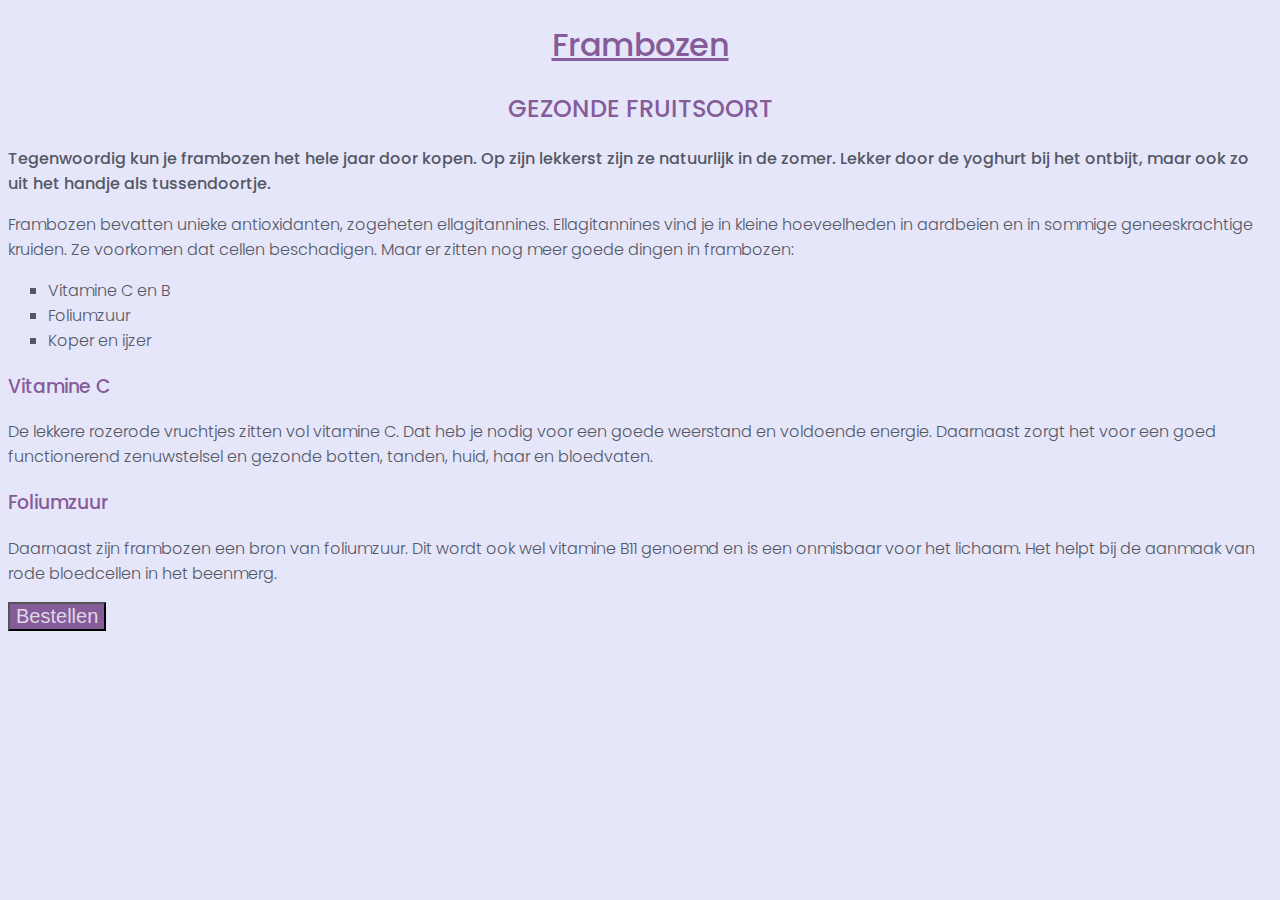
<file: frontend-css-h6-frambozen-artikel/index.html>
<!DOCTYPE html>
<html lang="nl">
<head>
    <meta charset="UTF-8">
    <link rel="stylesheet" href="styles.css">
    <title>EdHub opdracht - Frambozen artikel</title>
</head>
<body>
<h1>Frambozen</h1>
<h2>Gezonde fruitsoort</h2>

<p id="introduction">Tegenwoordig kun je frambozen het hele jaar door kopen. Op zijn lekkerst zijn ze natuurlijk in de
    zomer. Lekker door de yoghurt bij het ontbijt, maar ook zo uit het handje als tussendoortje.
</p>
<p>Frambozen bevatten unieke antioxidanten, zogeheten ellagitannines. Ellagitannines vind je in kleine hoeveelheden in
    aardbeien en in sommige geneeskrachtige kruiden. Ze voorkomen dat cellen beschadigen. Maar er zitten nog meer goede
    dingen in frambozen:
</p>

<ul>
    <li>Vitamine C en B</li>
    <li>Foliumzuur</li>
    <li>Koper en ijzer</li>
</ul>

<h3>Vitamine C</h3>
<p>De lekkere rozerode vruchtjes zitten vol vitamine C. Dat heb je nodig voor een goede weerstand en voldoende energie.
    Daarnaast zorgt het voor een goed functionerend zenuwstelsel en gezonde botten, tanden, huid, haar en
    bloedvaten.
</p>

<h3>Foliumzuur</h3>
<p>Daarnaast zijn frambozen een bron van foliumzuur. Dit wordt ook wel vitamine B11 genoemd en is een onmisbaar voor het
    lichaam. Het helpt bij de aanmaak van rode bloedcellen in het beenmerg.
</p>

<button type="button">Bestellen</button>
</body>
</html>
</file>
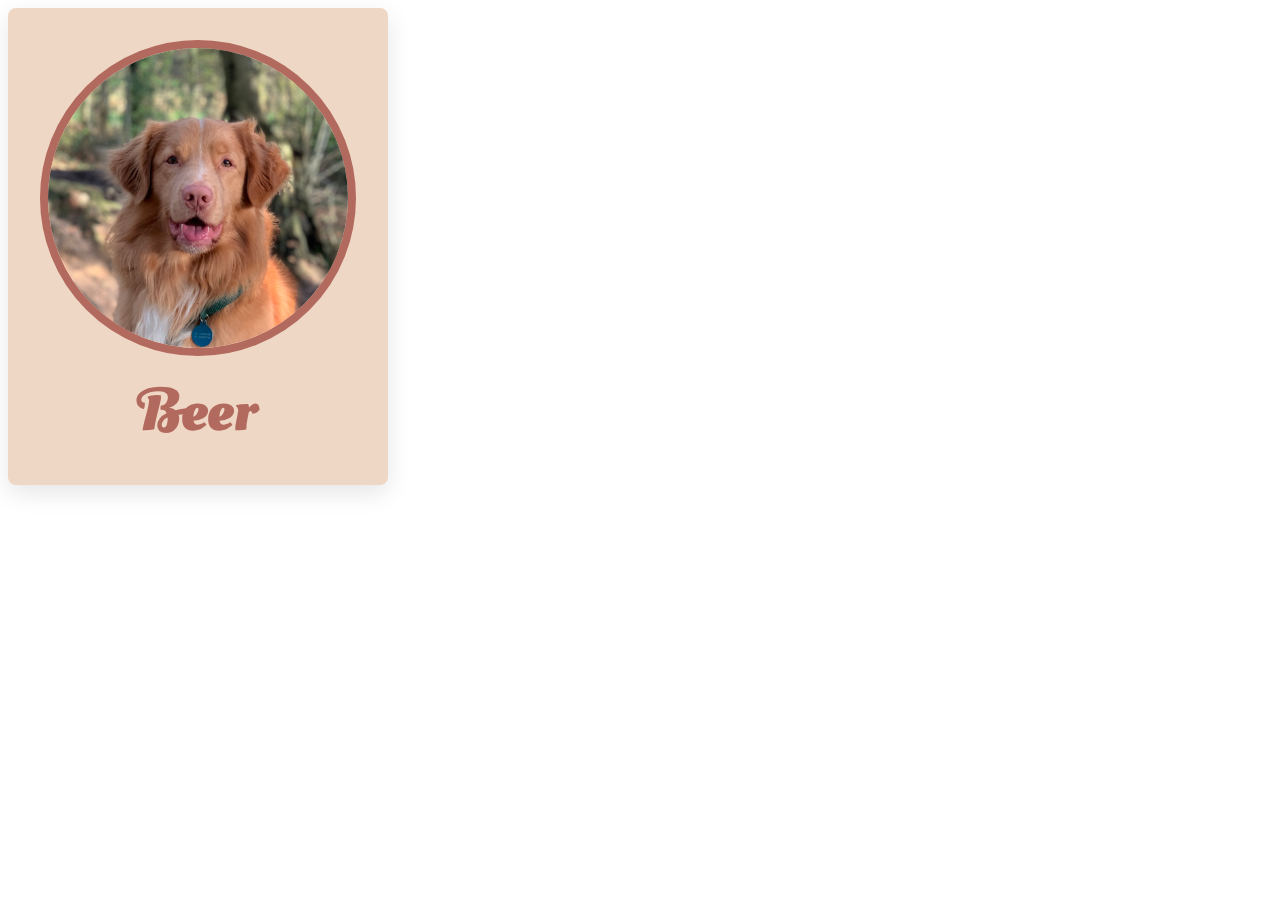
<file: frontend-css-h7-pet-badge/index.html>
<!DOCTYPE html>
<html lang="en">
<head>
    <meta charset="UTF-8">
    <link rel="stylesheet" href="styles.css">
    <title>The box model</title>
</head>
<body>
<article class="pet-badge">
    <img class="pet-image" src="assets/IMG_9678.jpeg" alt="A very cute dog" />
    <h2 class="pet-name">Beer</h2>
</article>
</body>
</html>
</file>
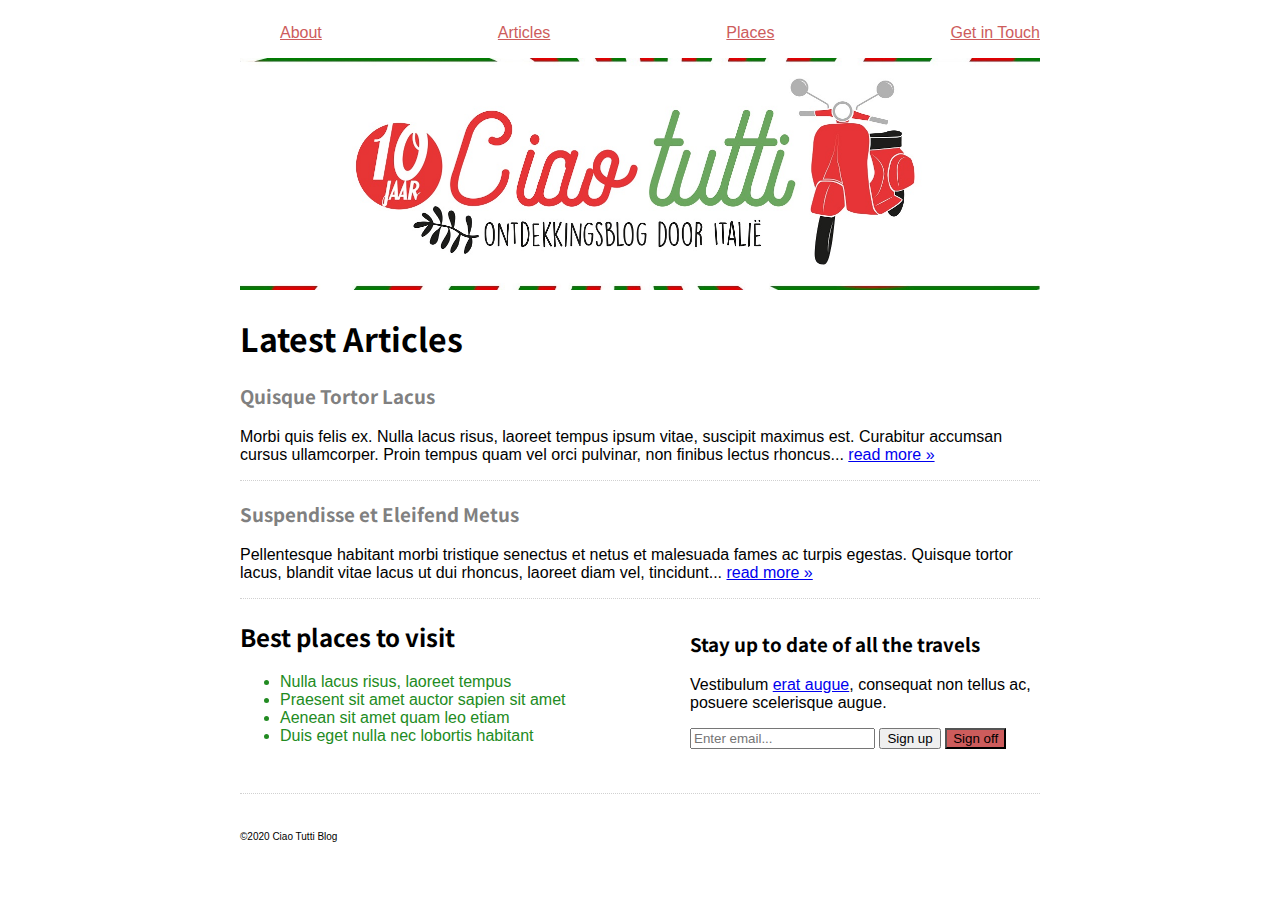
<file: frontend-css-selectors-h5-ciao-tutti/index.html>
<!DOCTYPE html>
<html lang="en">
<head>
    <meta charset="UTF-8">
    <link rel="stylesheet" href="base/base-styles.css">
    <link rel="stylesheet" href="styles.css">
    <title>EdHub opdracht - Selectors</title>
</head>
<body>
<div class="wrapper">
    <header>
        <nav>
            <ul>
                <li><a href="https://ciaotutti.nl/about">About</a></li>
                <li><a href="https://ciaotutti.nl/articles">Articles</a></li>
                <li><a href="https://ciaotutti.nl/places">Places</a></li>
                <li><a href="https://ciaotutti.nl/contact">Get in Touch</a></li>
            </ul>
        </nav>

        <img src="assets/header-image.jpeg" alt="Tutti" id="header-image">
    </header>

    <main>
        <h1>Latest Articles</h1>
        <article>
            <h3 class="article-title">Quisque Tortor Lacus</h3>
            <p>Morbi quis felis ex. Nulla lacus risus, laoreet tempus ipsum vitae, suscipit maximus est. Curabitur accumsan cursus ullamcorper. Proin tempus quam vel orci pulvinar, non finibus lectus rhoncus... <a href="#">read more &raquo;</a></p>
        </article>
        <article>
            <h3 class="article-title">Suspendisse et Eleifend Metus</h3>
            <p>Pellentesque habitant morbi tristique senectus et netus et malesuada fames ac turpis egestas. Quisque tortor lacus, blandit vitae lacus ut dui rhoncus, laoreet diam vel, tincidunt... <a href="#">read more &raquo;</a></p>
        </article>

        <div>
            <div class="places-to-visit">
                <h2>Best places to visit</h2>
                <ul>
                    <li>Nulla lacus risus, laoreet tempus</li>
                    <li>Praesent sit amet auctor sapien sit amet</li>
                    <li>Aenean sit amet quam leo etiam</li>
                    <li>Duis eget nulla nec lobortis habitant</li>
                </ul>
            </div>
            <div class="subscribe">
                <h3>Stay up to date of all the travels</h3>
                <p>Vestibulum <a href="#">erat augue</a>, consequat non tellus ac, posuere scelerisque augue.</p>
                <form>
                    <input type="text" placeholder="Enter email..." class="email-field">
                    <button type="submit">Sign up</button>
                    <button type="reset">Sign off</button>
                </form>
            </div>
        </div>
    </main>

    <footer>
        <span class="copy-right-footer">&copy;2020 Ciao Tutti Blog</span>
    </footer>
</div>
</body>
</html>
</file>
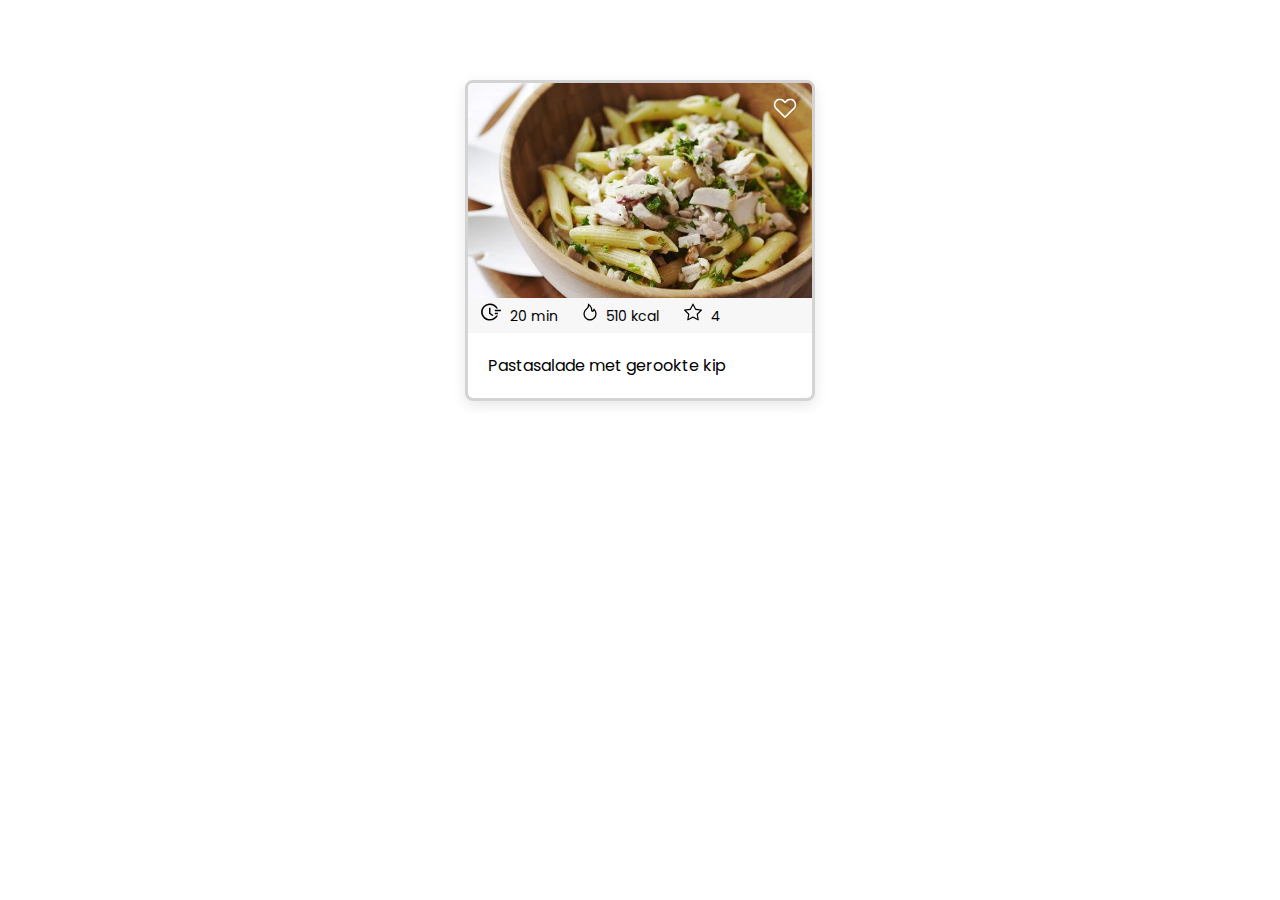
<file: frontend-css-h7-postioneren/opdracht-1/index.html>
<!DOCTYPE html>
<html lang="en">
<head>
    <meta charset="UTF-8">
    <link rel="stylesheet" href="styles.css">
    <title>Positioneren - Opdracht 1</title>
</head>
<body>
    <article class="recipe">
        <img class="favorite-icon" src="assets/favorite.svg" alt="favorite icon"/>
        <img class="recipe-image" src="assets/pastasalade-met-gerookte-kip.webp" alt="Een pastasalade met gerookte kip"/>
        <div class="recipe-details">
            <span class="recipe-detail-item">
                <img class="detail-icon" src="assets/time.svg" alt="Duration Icon"/>
                20 min
            </span>
            <span class="recipe-detail-item">
                <img class="detail-icon" src="assets/fire.svg" alt="Calorie Icon"/>
                510 kcal
            </span>
            <span class="recipe-detail-item">
                <img class="detail-icon" src="assets/star.svg" alt="Likes Icon"/>
                4
            </span>
        </div>
        <h2 class="recipe-title">Pastasalade met gerookte kip</h2>
    </article>
</body>
</html>
</file>
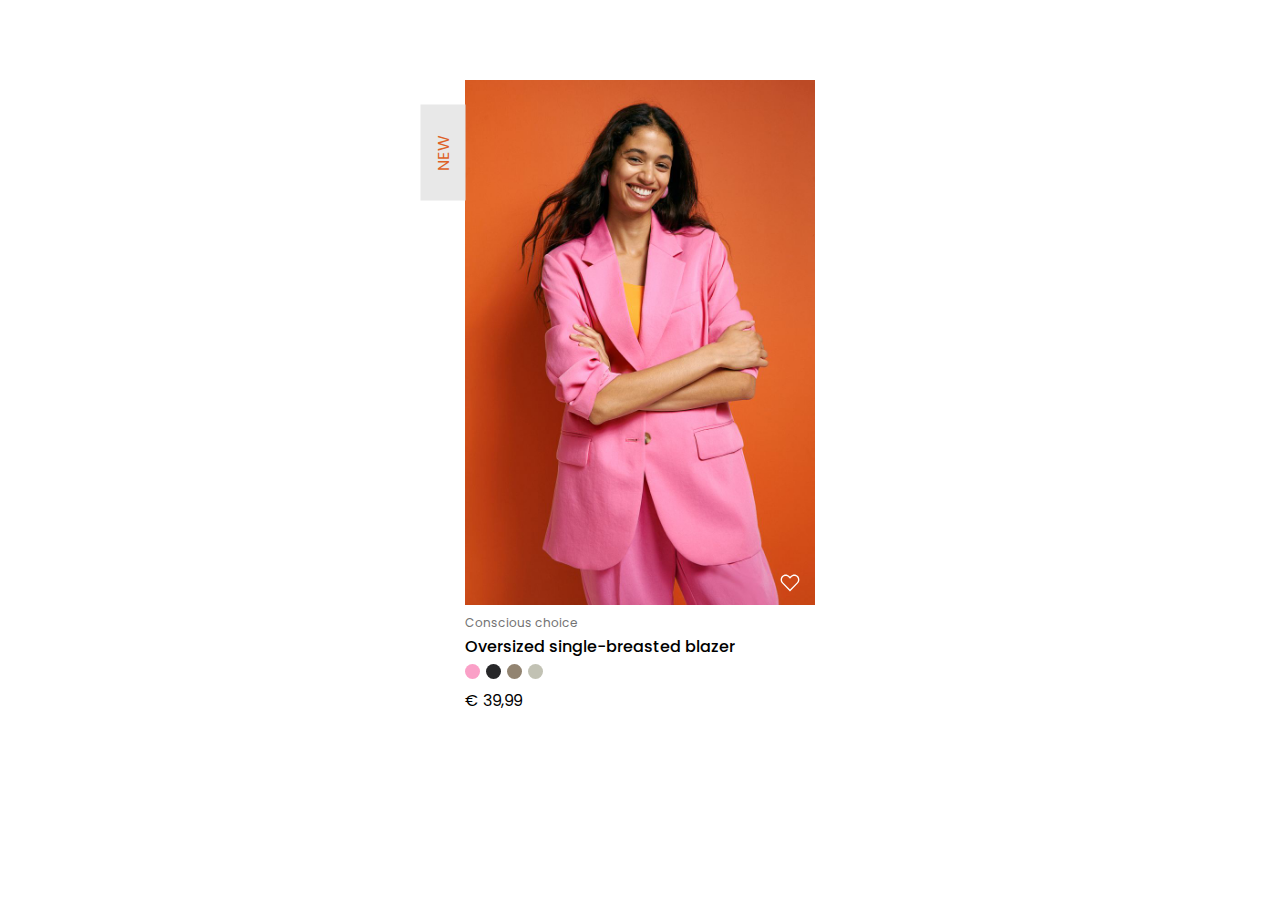
<file: frontend-css-h7-postioneren/opdracht-2/index.html>
<!DOCTYPE html>
<html lang="en">
<head>
    <meta charset="UTF-8">
    <link rel="stylesheet" href="styles.css">
    <title>Positioneren - Opdracht 2</title>
</head>
<body>
    <article class="product">
        <div class="product-image-icons">
            <img class="fav-icon" src="assets/favorite.svg" alt="Favorite Icon"/>
            <span class="new-label">
                New
            </span>
            <img class="product-image" src="assets/model-in-pink-blazer.jpg" alt="Pink Blazer">
        </div>
        <div class="product-information">
            <p class="product-label">Conscious choice</p>
            <h2 class="product-title">Oversized single-breasted blazer</h2>
            <div class="product-colors">
                <span class="product-dot color-pink"></span>
                <span class="product-dot color-black"></span>
                <span class="product-dot color-beige"></span>
                <span class="product-dot color-taupe"></span>
            </div>
            <p>€ 39,99</p>
        </div>
    </article>
</body>
</html>
</file>
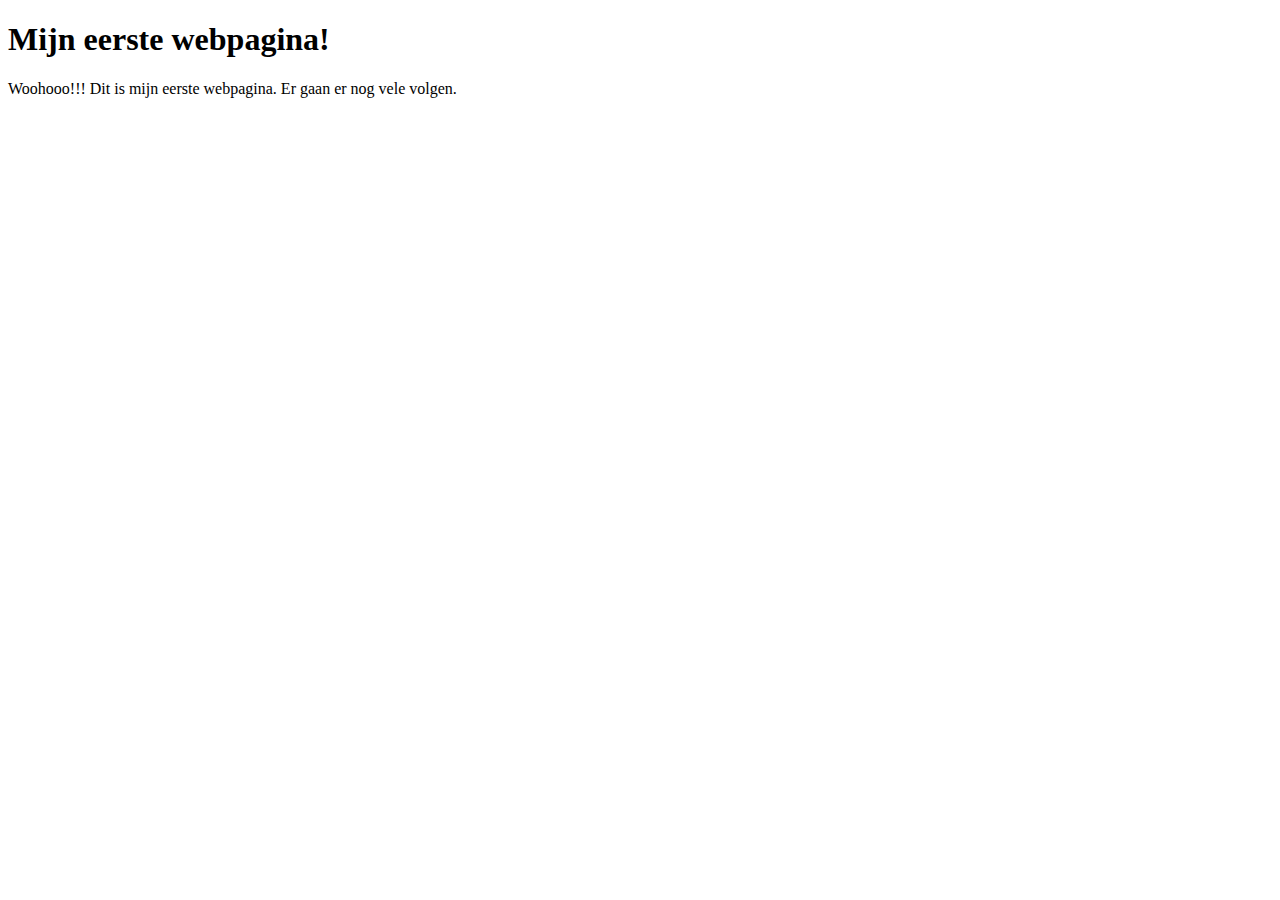
<file: frontend-html-css-h1tot5/eerste-webpagina.html>
<!DOCTYPE html>
<html lang="en">
<head>
    <meta charset="UTF-8">
    <title>Eerste webpagina</title>
</head>
<body>
    <h1>Mijn eerste webpagina!</h1>
    <p>Woohooo!!! Dit is mijn eerste webpagina. Er gaan er nog vele volgen.</p>
</body>
</html>
</file>
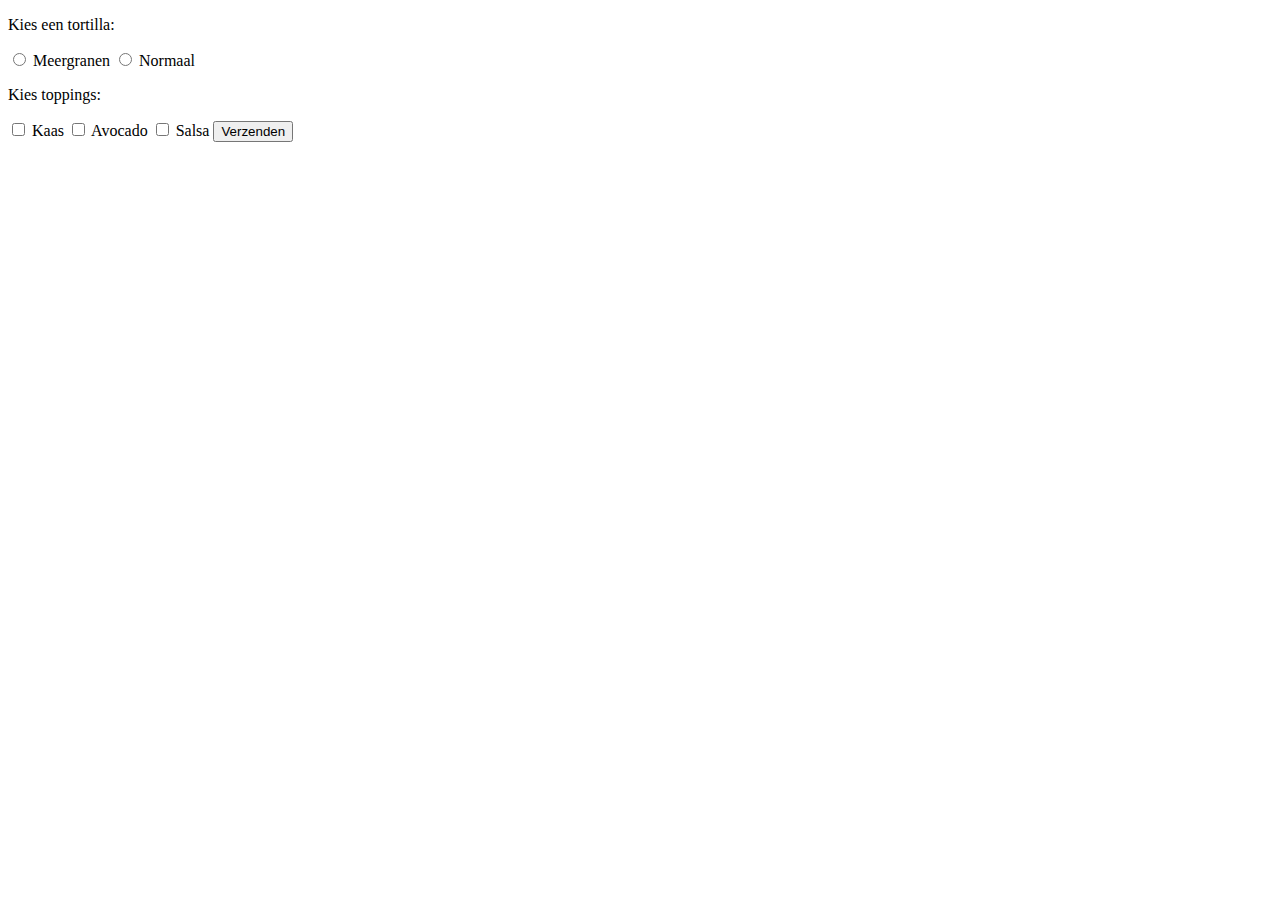
<file: frontend-html-css-h1tot5/formulier-tortillas.html>
<!DOCTYPE html>
<html lang="en">
<head>
    <meta charset="UTF-8">
    <title>Tortilla Formulier</title>
</head>

<body>
<form onsubmit="hier-hebben-we-js-voor-nodig">
    <p>Kies een tortilla:</p>
    <label for="whole-weat-radio">
        <input type="radio" id="whole-weat-radio" value="whole-weat-tortilla" name="type"/>
        Meergranen
    </label>

    <label for="normal-radio">
        <input type="radio" id="normal-radio" value="normal-tortilla" name="type" />
        Normaal
    </label>

    <p>Kies toppings:</p>
    <label for="cheese-checkbox">
        <input type="checkbox" id="cheese-checkbox" value="cheese-topping" name="toppings"/>
        Kaas
    </label>

    <label for="avocado-checkbox">
        <input type="checkbox" id="avocado-checkbox" value="avocado-topping" name="toppings" />
        Avocado
    </label>

    <label for="salsa-checkbox">
        <input type="checkbox" id="salsa-checkbox" value="salsa-topping" name="toppings" />
        Salsa
    </label>

    <button type="submit">Verzenden</button>
</form>
</body>
</html>
</file>
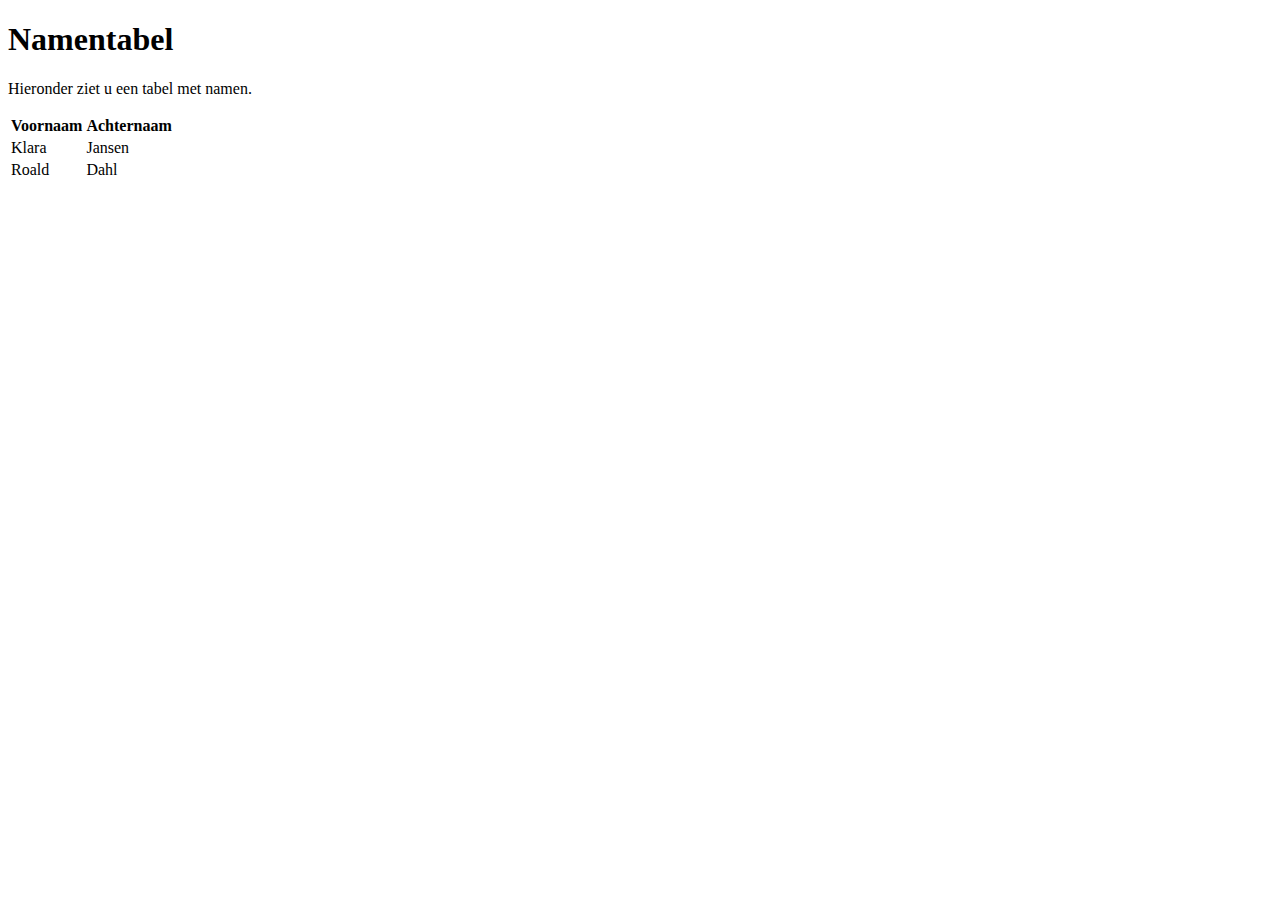
<file: frontend-html-css-h1tot5/module-1-tabellen.html>
<!DOCTYPE html>
<html lang="en">
<head>
    <meta charset="UTF-8">
    <title>Tabellen</title>
</head>
<body>
  <h1>Namentabel</h1>
  <p>Hieronder ziet u een tabel met namen.</p>

  <table>
    <thead>
      <tr>
        <th>Voornaam</th>
        <th>Achternaam</th>
      </tr>
    </thead>
    <tbody>
      <tr>
        <td>Klara</td>
        <td>Jansen</td>
      </tr>
      <tr>
        <td>Roald</td>
        <td>Dahl</td>
      </tr>
    </tbody>
  </table>

</body>
</html>
</file>
<file: frontend-css-h6-frambozen-artikel/styles.css>
@import url('https://fonts.googleapis.com/css2?family=Poppins:wght@300;500&display=swap');

body {
   font-family: 'Poppins', Arial, sans-serif;
   font-weight: 300;
   color: #535865;
   background-color: #E6E6FA;
}

h1 {
    text-decoration: underline;
}


h1, h2, h3 {
    font-weight: 500;
    color: #865B9A;
}

h1, h2 {
    text-align: center;
}

h2 {
    text-transform: uppercase;
}

#introduction {
    font-weight: 500;
}

ul {
    list-style-type: square;
}

button {
    background-color: #865B9A;
    color: #DFD9E2;
    font-size: 20px;
}

button:hover {
    background-color: darkseagreen;
}
</file>
<file: frontend-css-h7-pet-badge/styles.css>
@import url('https://fonts.googleapis.com/css2?family=Oleo+Script+Swash+Caps&display=swap');

.pet-badge {
    display: inline-block;
    background-color: #EED7C5;
    padding: 32px;
    border-radius: 8px;
    box-shadow: 0 8px 24px rgba(0, 0, 0, 0.1);
}

.pet-image {
    width: 300px;
    border: 8px solid #B36A5E;
    border-radius: 50%;
    margin-bottom: 10px;
}

.pet-name {
    color: #B36A5E;
    font-family: 'Oleo Script Swash Caps', cursive;
    font-size: 60px;
    text-align: center;
    margin: 0;
}
</file>
<file: frontend-css-selectors-h5-ciao-tutti/base/base-styles.css>
/* --------- VERANDER NIETS IN DIT BESTAND ----------*/

@import url('https://fonts.googleapis.com/css2?family=Noto+Sans+JP:wght@300;500&display=swap');

body {
    font-family: Arial, Tahoma, sans-serif;
    display: flex;
    justify-content: center;
}

.wrapper {
    max-width: 800px;
}

nav ul {
    list-style-type: none;
    display: flex;
    justify-content: space-between;
}

article {
    border-bottom: 1px dotted hsl(4, 0%, 82%);
}

footer {
    border-top: 1px dotted hsl(4, 0%, 82%);
    margin: 32px 0;
    padding: 32px 0;
}

main > div {
    display: flex;
    justify-content: space-between;
    align-items: center;
}

input[type="text"] {
    outline: none;
}

.subscribe,
.places-to-visit {
    width: 350px;
}
</file>
<file: frontend-css-selectors-h5-ciao-tutti/styles.css>
/* ======================================================
   OEFENEN MET CSS SELECTORS
========================================================= */

/* 0: Voorbeeld: maak de achtergrondkleur van de pagina wit */

body {
    background-color: white;
}

/* 1: Geef de twee <h3>-tags van de artikelen ("Latest articles") in het HTML-document beiden de class-naam "article-title".
Gebruik dit om de tekstkleur van de titels te veranderen naar grijs, met de declaratie "color: grey;" */

.article-title {
    color: gray;
}

/* 2: Geef de <span>-tag in de footer van het HTML-document een passende class-naam. Gebruik de declaratie "font-size: 10px;"
om de tekst kleiner te maken */

.copy-right-footer {
    font-size: 10px;
}

/* 3: Gebruik een type selector om alle headings op de pagina (<h1>, <h2> en <h3>) in een ander lettertype weer te geven.
Gebruik de declaratie "font-family: 'Noto Sans JP', sans-serif;" */

h1, h2, h3 {
    font-family: 'Noto Sans JP', sans-serif;
}

/* 4: De header afbeelding is op dit moment te groot. Geef de <img>-tag in de header van het HTML-document een passende id-naam,
zodat we de declaratie "width: 100%;" in de CSS erop toe te passen */

#header-image {
    width: 100%;
}

/* 5: Er staan meerdere links in het document. Zorg ervoor dat alléén de links in de navigatiebalk de tekstkleur "indianred" krijgen.
Tip: gebruik hier een combinator voor */

nav a {
    color: indianred;
}

/* 6: Zorg ervoor dat alle de links binnen de <main>-tag naar de tekstkleur "darkgreen" veranderen, wanneer je er met jouw muis
overheen hovert. Tip: hergebruik hier naast een combinator ook een pseudo-class voor. */

main a:hover {
    color: darkgreen;
}

/* 7: Geef alle list-items onder het kopje <h2>Best places to visit</h2> de tekstkleur "forestgreen".
Tip: gebruik hier een combinator voor. */

.places-to-visit li {
    color: forestgreen;
}

/* 8: De buttons lijken op dit moment te veel op elkaar. Zorg ervoor dat je de rechter button een achtergrondkleur van "indianred"
kunt geven. Tip: gebruik hier een combinator voor. */

button + button {
    background-color: indianred;
}

/* 9: Geef de <input>-tag van het formulier van het HTML-document een passende class-naam. Zorg ervoor dat dit veld de
achtergrondkleur "forestgreen" krijgt, wanneer de gebruiker het veld aanklikt.
Tip: gebruik hier naast een class-selector, ook een pseudo-class voor.*/

.email-field:focus {
    background-color: forestgreen;
}
</file>
<file: frontend-css-h7-postioneren/opdracht-1/styles.css>
@import url('https://fonts.googleapis.com/css2?family=Poppins:ital,wght@0,400;0,500;1,400&display=swap');

/* Kleuren: #F7F7F7 en #d3d3d3*/

* {
    margin: 0;
    padding: 0;
    box-sizing: border-box;
}

body {
    font-family: "Poppins", sans-serif;
}

.recipe {
    border: 3px solid #d3d3d3;
    border-radius: 8px;
    box-shadow: 0 4px 14px rgba(0, 0, 0, 0.10);;
    margin: 80px auto;
    width: 350px;
    overflow: hidden;
    position: relative;
}

.favorite-icon {
    width: 24px;
    position: absolute;
    top: 15px;
    right: 15px;
}

.recipe-image {
    width: 100%;
}

.recipe-details {
    background-color: #F7F7F7;
    padding-block: 5px;
    margin-top: -7px;
}

/*alle items worden hetzelfde bewerkt, dus geen aparte class-name*/
.recipe-detail-item {
    font-size: 14px;
    margin-inline: 8px; /*waarom werkt normale margin niet?*/
}

.detail-icon {
    /*hier gebruiken je height in plaats van width, omdat de verschillende icoontjes andere vormen hebben en zo meer gelijk blijven*/
    height: 18px;
    margin-inline: 5px; /*waarom werkt normale margin niet?*/
}

.recipe-title {
    font-size: 16px;
    font-weight: 400;
    margin: 20px;
}
</file>
<file: frontend-css-h7-postioneren/opdracht-2/styles.css>
@import url('https://fonts.googleapis.com/css2?family=Poppins:ital,wght@0,400;0,500;1,400&display=swap');

* {
    box-sizing: border-box;
}

body {
    font-family: "Poppins", sans-serif;
}

.product {
    margin: 80px auto;
    width: 350px;
}

.product-image-icons {
    position: relative;
}

.fav-icon {
    position: absolute;
    bottom: 20px;
    right: 15px;
    height: 18px;
}

.new-label {
    background-color: #e8e8e8;
    color: #DE6127;
    font-weight: 400;
    padding: 10px 30px;
    text-transform: uppercase;
    transform: rotate(-90deg);
    position: absolute;
    top: 50px;
    /*De sticker krijgt een min-waarde mee, omdat deze anders nooit buiten de afbeelding zou kunnen vallen*/
    left: -70px;
}

.product-image {
    width: 100%;
}

/*Door het gerbuik van een combinator wordt je code korter*/
.product-information p,
.product-information h2 {
    margin: 2px 0;
}

.product-label {
    color: #737373;
    font-size: 12px;
}

.product-title {
    font-size: 16px;
    font-weight: 500;
}

.product-dot {
    height: 15px;
    width: 15px;
    border-radius: 50%;
    display: inline-block;
    cursor: pointer;
}

/*Alleen als twee bolletjes naast elkaar staan, geven we ze wat tussenruimte*/
.product-dot + .product-dot {
    margin-left: 2px;
}

.color-pink {
    background-color: #faa0c7;
}

.color-black {
    background-color: #272729;
}

.color-beige {
    background-color: #928471;
}

.color-taupe {
    background-color: #c2c2b4;
}
</file>
